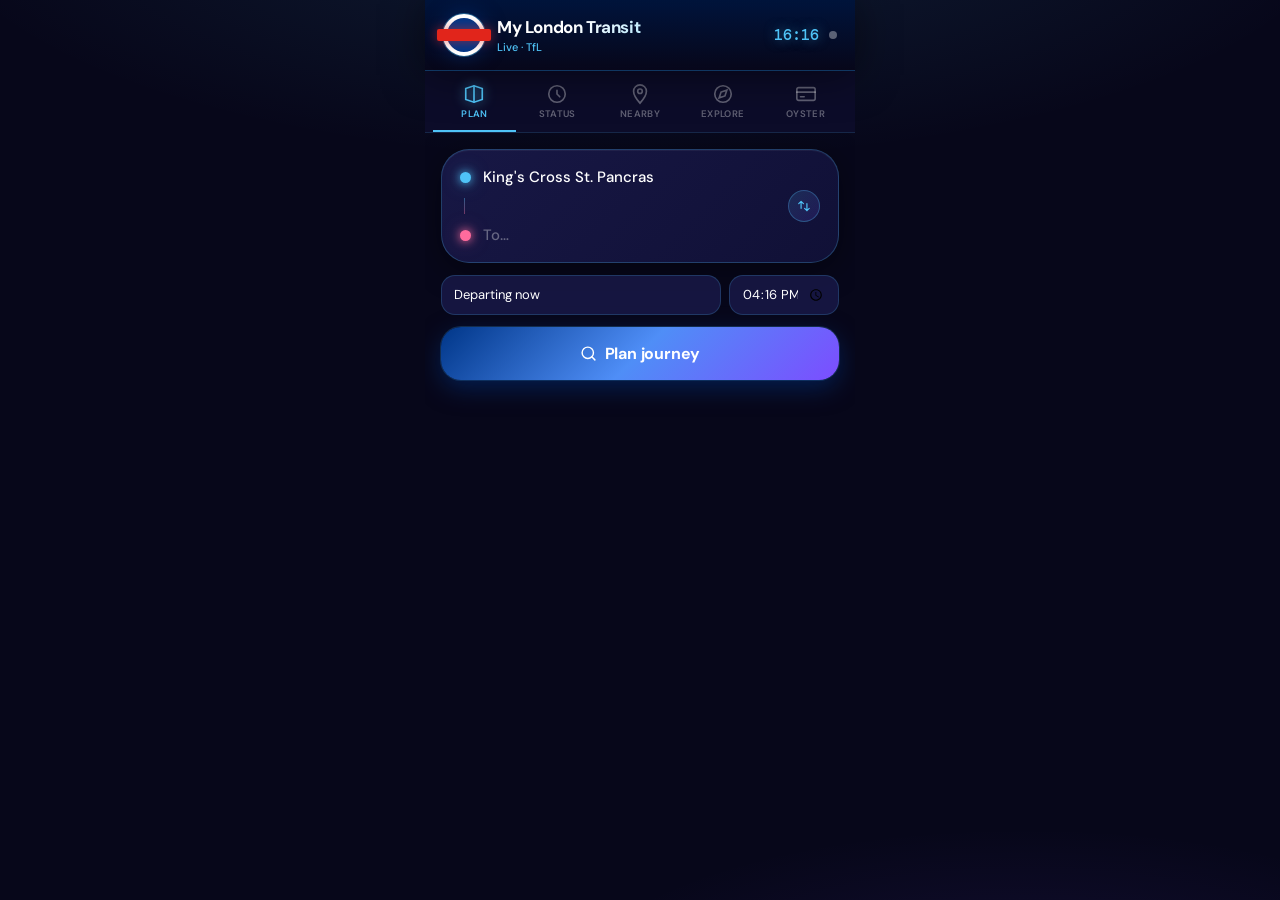
<file: index.html>
<!DOCTYPE html>
<html lang="en">
<head>
  <meta charset="UTF-8"/>
  <meta name="viewport" content="width=device-width,initial-scale=1,viewport-fit=cover"/>
  <meta name="apple-mobile-web-app-capable" content="yes"/>
  <meta name="apple-mobile-web-app-status-bar-style" content="black-translucent"/>
  <meta name="apple-mobile-web-app-title" content="My Transit"/>
  <meta name="theme-color" content="#0a0a14"/>
  <title>My London Transit</title>
  <link rel="manifest" href="manifest.json"/>
  <link rel="apple-touch-icon" href="icons/icon-192.png"/>
  <link rel="preconnect" href="https://fonts.googleapis.com"/>
  <link rel="preconnect" href="https://fonts.gstatic.com" crossorigin/>
  <link href="https://fonts.googleapis.com/css2?family=DM+Sans:opsz,wght@9..40,300;9..40,400;9..40,500;9..40,600&family=DM+Mono:wght@400;500&display=swap" rel="stylesheet"/>
  <link rel="stylesheet" href="css/app.css"/>
</head>
<body>
<div id="app">

  <header class="app-header">
    <div class="header-inner">
      <div class="roundel"><div class="roundel-bar"></div></div>
      <div class="header-text">
        <h1>My London Transit</h1>
        <p class="header-sub" id="header-sub">Live · TfL</p>
      </div>
      <div class="header-right">
        <span class="clock" id="clock">--:--</span>
        <div class="api-dot" id="api-dot" title="TfL API"></div>
      </div>
    </div>
  </header>

  <nav class="tab-nav">
    <button class="tab-btn active" onclick="App.tab('plan',this)">
      <svg viewBox="0 0 24 24" fill="none" stroke="currentColor" stroke-width="1.8" stroke-linecap="round"><path d="M3 6l9-3 9 3v12l-9 3-9-3z"/><path d="M12 3v18"/></svg>Plan
    </button>
    <button class="tab-btn" onclick="App.tab('status',this)">
      <svg viewBox="0 0 24 24" fill="none" stroke="currentColor" stroke-width="1.8" stroke-linecap="round"><circle cx="12" cy="12" r="9"/><path d="M12 8v4l3 3"/></svg>Status
    </button>
    <button class="tab-btn" onclick="App.tab('nearby',this)">
      <svg viewBox="0 0 24 24" fill="none" stroke="currentColor" stroke-width="1.8" stroke-linecap="round"><path d="M12 2C8.13 2 5 5.13 5 9c0 5.25 7 13 7 13s7-7.75 7-13c0-3.87-3.13-7-7-7z"/><circle cx="12" cy="9" r="2.5"/></svg>Nearby
    </button>
    <button class="tab-btn" onclick="App.tab('explore',this)">
      <svg viewBox="0 0 24 24" fill="none" stroke="currentColor" stroke-width="1.8" stroke-linecap="round"><circle cx="12" cy="12" r="9"/><path d="M16.24 7.76l-2.12 6.36-6.36 2.12 2.12-6.36 6.36-2.12z"/></svg>Explore
    </button>
    <button class="tab-btn" onclick="App.tab('oyster',this)">
      <svg viewBox="0 0 24 24" fill="none" stroke="currentColor" stroke-width="1.8" stroke-linecap="round"><rect x="2" y="5" width="20" height="14" rx="2"/><path d="M2 10h20M6 15h4"/></svg>Oyster
    </button>
  </nav>

  <main class="panels">

    <!-- ══ PLAN ══ -->
    <section class="panel active" id="panel-plan">
      <div class="search-card">
        <div class="search-row">
          <div class="search-dot origin-dot"></div>
          <input id="from-input" class="search-input" placeholder="From…" value="King's Cross St. Pancras" autocomplete="off"/>
        </div>
        <div class="search-divider">
          <div class="search-line"></div>
          <button class="swap-btn" onclick="App.swap()" aria-label="Swap">
            <svg viewBox="0 0 24 24" fill="none" stroke="currentColor" stroke-width="2" stroke-linecap="round" width="14" height="14"><path d="M7 16V4m0 0L3 8m4-4l4 4M17 8v12m0 0l4-4m-4 4l-4-4"/></svg>
          </button>
        </div>
        <div class="search-row">
          <div class="search-dot dest-dot"></div>
          <input id="to-input" class="search-input" placeholder="To…" autocomplete="off"/>
        </div>
      </div>
      <div class="time-row">
        <select id="time-type" class="time-select">
          <option value="departing">Departing now</option>
          <option value="arriving">Arriving by</option>
        </select>
        <input type="time" id="time-val" class="time-input" value=""/>
      </div>
      <button class="plan-btn" onclick="App.plan()">
        <svg viewBox="0 0 24 24" fill="none" stroke="currentColor" stroke-width="2" stroke-linecap="round" width="17" height="17"><circle cx="11" cy="11" r="8"/><path d="m21 21-4.35-4.35"/></svg>
        Plan journey
      </button>
      <div id="plan-loading" class="loading-state" style="display:none"><div class="spinner"></div><p>Finding routes…</p></div>
      <div id="plan-error" class="error-state" style="display:none"></div>
      <div id="route-results"></div>
      <div id="step-view" style="display:none"></div>
    </section>

    <!-- ══ STATUS ══ -->
    <section class="panel" id="panel-status">
      <div class="filter-row">
        <button class="fpill active" onclick="App.filterStatus('all',this)">All</button>
        <button class="fpill" onclick="App.filterStatus('good',this)">Good service</button>
        <button class="fpill" onclick="App.filterStatus('issues',this)">Issues</button>
      </div>
      <div id="status-loading" class="loading-state"><div class="spinner"></div><p>Loading live status…</p></div>
      <div id="status-list"></div>
    </section>

    <!-- ══ NEARBY ══ -->
    <section class="panel" id="panel-nearby">
      <div id="nearby-loading" class="loading-state"><div class="spinner"></div><p>Locating you…</p></div>
      <div id="nearby-list"></div>
    </section>

    <!-- ══ EXPLORE ══ -->
    <section class="panel" id="panel-explore">
      <div class="explore-hero">
        <h2 class="explore-title">Family London</h2>
        <p class="explore-sub">Sights, activities &amp; day trips</p>
      </div>

      <div class="filter-row">
        <button class="fpill active" onclick="App.filterExplore('all',this)">All</button>
        <button class="fpill" onclick="App.filterExplore('free',this)">Free</button>
        <button class="fpill" onclick="App.filterExplore('museum',this)">Museums</button>
        <button class="fpill" onclick="App.filterExplore('outdoor',this)">Outdoor</button>
        <button class="fpill" onclick="App.filterExplore('attraction',this)">Attractions</button>
        <button class="fpill" onclick="App.filterExplore('show',this)">Shows</button>
      </div>

      <div id="explore-grid" class="explore-grid"></div>
    </section>

    <!-- ══ OYSTER ══ -->
    <section class="panel" id="panel-oyster">
      <div class="oyster-card">
        <div class="oyster-header">
          <div>
            <p class="oyster-label">OYSTER CARD</p>
            <p class="oyster-balance">£12.40</p>
            <p class="oyster-note">Auto top-up active · £20 trigger</p>
          </div>
          <div class="oyster-chip"><div class="chip-inner"></div></div>
        </div>
        <div class="oyster-meta"><span>•••• 7842</span><span>Zones 1–2</span></div>
        <button class="topup-btn" onclick="alert('Connect your TfL account in js/config.js to top up live.')">Top up now</button>
      </div>
      <div class="stats-row">
        <div class="stat-card"><div class="stat-val">14</div><div class="stat-lbl">Journeys</div></div>
        <div class="stat-card"><div class="stat-val">£18.70</div><div class="stat-lbl">Spent</div></div>
        <div class="stat-card"><div class="stat-val">£3.90</div><div class="stat-lbl">Cap left</div></div>
      </div>
      <p class="section-label">Recent journeys</p>
      <div class="journey-list">
        <div class="journey-item">
          <div class="ji-icon tube-ic"><svg viewBox="0 0 24 24" fill="none" stroke="currentColor" stroke-width="1.8" stroke-linecap="round" width="17" height="17"><rect x="4" y="3" width="16" height="14" rx="2"/><path d="M4 11h16M8 17l-2 4M16 17l2 4"/></svg></div>
          <div class="ji-detail"><p class="ji-route">King's Cross → Paddington</p><p class="ji-meta">Today 11:32 · Elizabeth line</p></div>
          <span class="ji-cost">£3.10</span>
        </div>
        <div class="journey-item">
          <div class="ji-icon bus-ic"><svg viewBox="0 0 24 24" fill="none" stroke="currentColor" stroke-width="1.8" stroke-linecap="round" width="17" height="17"><rect x="2" y="5" width="20" height="13" rx="2"/><path d="M2 10h20M7 19v1M17 19v1"/></svg></div>
          <div class="ji-detail"><p class="ji-route">Bus 30 · Hackney Wick</p><p class="ji-meta">Today 09:15</p></div>
          <span class="ji-cost">£1.75</span>
        </div>
        <div class="journey-item">
          <div class="ji-icon tube-ic"><svg viewBox="0 0 24 24" fill="none" stroke="currentColor" stroke-width="1.8" stroke-linecap="round" width="17" height="17"><rect x="4" y="3" width="16" height="14" rx="2"/><path d="M4 11h16M8 17l-2 4M16 17l2 4"/></svg></div>
          <div class="ji-detail"><p class="ji-route">Paddington → Canary Wharf</p><p class="ji-meta">Yesterday 17:48 · Elizabeth line</p></div>
          <span class="ji-cost">£2.80</span>
        </div>
      </div>
      <p style="text-align:center;font-size:11px;color:var(--text3);margin-top:16px;padding:0 16px;line-height:1.6">Live balance &amp; journey history requires a TfL account API key set in <code>js/config.js</code>.</p>
    </section>

  </main>
</div>

<script src="js/config.js"></script>
<script src="js/explore-data.js"></script>
<script src="js/tfl.js"></script>
<script src="js/app.js"></script>
<script>
  if ('serviceWorker' in navigator) {
    window.addEventListener('load', () => navigator.serviceWorker.register('sw.js').catch(() => {}));
  }
</script>
</body>
</html>
</file>
<file: css/app.css>
*,*::before,*::after{box-sizing:border-box;margin:0;padding:0}

:root {
  --bg:#07071a;
  --bg2:#0d0d2b;
  --bg3:#12123a;
  --bg4:#1a1a4a;
  --border:rgba(255,255,255,0.08);
  --border2:rgba(255,255,255,0.15);
  --text:#ffffff;
  --text2:rgba(255,255,255,0.65);
  --text3:rgba(255,255,255,0.35);
  --accent:#4fc3f7;
  --accent2:#7c4dff;
  --accent3:#ff6b9d;
  --tfl:#003688;
  --red:#e1251b;
  --good:#00e676;
  --warn:#ffab40;
  --bad:#ff5252;
  --font:'DM Sans',sans-serif;
  --mono:'DM Mono',monospace;
  --r:14px;--r2:20px;--r3:28px;
  --st:env(safe-area-inset-top,0px);
  --sb:env(safe-area-inset-bottom,0px)
}

html{background:var(--bg)}
body{
  font-family:var(--font);
  background:var(--bg);
  color:var(--text);
  min-height:100dvh;
  -webkit-font-smoothing:antialiased;
  overscroll-behavior:none;
  background-image:
    radial-gradient(ellipse 80% 40% at 50% -10%, rgba(76,195,247,0.12) 0%, transparent 70%),
    radial-gradient(ellipse 60% 30% at 80% 110%, rgba(124,77,255,0.10) 0%, transparent 60%)
}
button,input,select{font-family:var(--font);cursor:pointer}
code{font-family:var(--mono);font-size:.85em;background:rgba(255,255,255,.08);padding:2px 6px;border-radius:4px}

#app{display:flex;flex-direction:column;min-height:100dvh;max-width:430px;margin:0 auto}

/* ══ HEADER ══ */
.app-header{
  background:linear-gradient(180deg,rgba(0,20,60,0.98) 0%,rgba(7,7,26,0.95) 100%);
  backdrop-filter:blur(30px);-webkit-backdrop-filter:blur(30px);
  border-bottom:1px solid rgba(79,195,247,0.2);
  padding-top:calc(var(--st) + 14px);padding-bottom:14px;
  position:sticky;top:0;z-index:100;
  box-shadow:0 4px 40px rgba(0,0,0,0.5)
}
.header-inner{display:flex;align-items:center;gap:12px;padding:0 18px}

/* Roundel */
.roundel{
  width:42px;height:42px;border-radius:50%;
  background:var(--tfl);
  border:4px solid #fff;
  position:relative;display:flex;align-items:center;justify-content:center;
  flex-shrink:0;
  box-shadow:0 0 0 1px rgba(79,195,247,0.4), 0 0 20px rgba(0,54,136,0.6)
}
.roundel-bar{position:absolute;width:54px;height:12px;background:var(--red);border-radius:2px;box-shadow:0 0 12px rgba(225,37,27,0.6)}

.header-text{flex:1}
.header-text h1{font-size:17px;font-weight:700;letter-spacing:-.4px;background:linear-gradient(135deg,#fff 30%,var(--accent));-webkit-background-clip:text;-webkit-text-fill-color:transparent;background-clip:text}
.header-sub{font-size:11px;color:var(--accent);margin-top:2px;font-weight:500}
.header-right{display:flex;align-items:center;gap:10px}
.clock{font-family:var(--mono);font-size:15px;font-weight:500;color:var(--accent);text-shadow:0 0 12px rgba(79,195,247,0.5)}
.api-dot{width:8px;height:8px;border-radius:50%;background:var(--text3);transition:all .3s}
.api-dot.live{background:var(--good);box-shadow:0 0 8px var(--good),0 0 16px rgba(0,230,118,0.4)}
.api-dot.error{background:var(--bad)}

/* ══ TAB NAV ══ */
.tab-nav{
  display:flex;
  background:rgba(13,13,43,0.95);
  backdrop-filter:blur(20px);-webkit-backdrop-filter:blur(20px);
  border-bottom:1px solid rgba(79,195,247,0.15);
  position:sticky;top:calc(var(--st) + 70px);z-index:90;
  padding:4px 8px 0
}
.tab-btn{
  flex:1;display:flex;flex-direction:column;align-items:center;gap:3px;
  padding:8px 4px 10px;background:transparent;border:none;border-bottom:2px solid transparent;
  color:var(--text3);font-size:9.5px;font-weight:600;letter-spacing:.04em;
  transition:all .2s;-webkit-tap-highlight-color:transparent;
  text-transform:uppercase
}
.tab-btn svg{width:22px;height:22px;transition:filter .2s}
.tab-btn.active{color:var(--accent);border-bottom-color:var(--accent)}
.tab-btn.active svg{filter:drop-shadow(0 0 6px rgba(79,195,247,0.8))}

/* ══ PANELS ══ */
.panels{flex:1;overflow-y:auto;-webkit-overflow-scrolling:touch}
.panel{display:none;padding:16px 16px calc(var(--sb) + 90px)}
.panel.active{display:block}

.section-label{font-size:11px;font-weight:700;color:var(--accent);text-transform:uppercase;letter-spacing:.12em;margin-bottom:10px;margin-top:4px}

/* ══ UTILITIES ══ */
.loading-state{display:flex;flex-direction:column;align-items:center;gap:14px;padding:50px 0;color:var(--text3);font-size:14px}
.spinner{width:32px;height:32px;border:2px solid rgba(79,195,247,0.2);border-top-color:var(--accent);border-radius:50%;animation:spin .7s linear infinite}
@keyframes spin{to{transform:rotate(360deg)}}
.error-state{background:rgba(255,82,82,0.1);border:1px solid rgba(255,82,82,0.3);border-radius:var(--r);padding:14px;font-size:13px;color:var(--bad);margin-bottom:12px;line-height:1.5}

@keyframes fadeUp{from{opacity:0;transform:translateY(10px)}to{opacity:1;transform:none}}
@keyframes glow{0%,100%{box-shadow:0 0 20px rgba(79,195,247,0.2)}50%{box-shadow:0 0 30px rgba(79,195,247,0.4)}}

/* ══ PLAN TAB ══ */
.search-card{
  background:linear-gradient(135deg,rgba(26,26,74,0.9),rgba(18,18,58,0.9));
  border:1px solid rgba(79,195,247,0.25);
  border-radius:var(--r3);
  padding:6px 0;margin-bottom:12px;
  box-shadow:0 8px 32px rgba(0,0,0,0.4),inset 0 1px 0 rgba(255,255,255,0.05);
  animation:glow 3s ease infinite
}
.search-row{display:flex;align-items:center;gap:12px;padding:11px 18px}
.search-dot{width:11px;height:11px;border-radius:50%;flex-shrink:0}
.origin-dot{background:var(--accent);box-shadow:0 0 10px var(--accent),0 0 20px rgba(79,195,247,0.4)}
.dest-dot{background:var(--accent3);box-shadow:0 0 10px var(--accent3),0 0 20px rgba(255,107,157,0.4)}
.search-input{flex:1;background:transparent;border:none;outline:none;font-size:15px;font-weight:500;color:var(--text);caret-color:var(--accent)}
.search-input::placeholder{color:var(--text3)}
.search-divider{display:flex;align-items:center;padding:0 18px;position:relative;height:16px}
.search-line{position:absolute;left:22px;width:1px;top:0;height:100%;background:linear-gradient(180deg,var(--accent),var(--accent3));opacity:.4}
.swap-btn{
  margin-left:auto;
  background:linear-gradient(135deg,rgba(79,195,247,0.15),rgba(124,77,255,0.15));
  border:1px solid rgba(79,195,247,0.3);
  border-radius:50%;width:32px;height:32px;
  display:flex;align-items:center;justify-content:center;
  color:var(--accent);-webkit-tap-highlight-color:transparent;transition:all .2s
}
.swap-btn:active{background:rgba(79,195,247,0.3);transform:rotate(180deg)}

.time-row{display:flex;gap:8px;margin-bottom:12px}
.time-select,.time-input{
  background:rgba(26,26,74,0.8);
  border:1px solid rgba(79,195,247,0.2);
  border-radius:var(--r);
  color:var(--text);font-size:13px;padding:9px 12px;outline:none;
  -webkit-appearance:none
}
.time-select{flex:1}.time-input{width:110px}

.plan-btn{
  width:100%;
  background:linear-gradient(135deg,#003688 0%,#4f8ef7 50%,#7c4dff 100%);
  color:#fff;border:none;border-radius:var(--r2);padding:16px;
  font-size:16px;font-weight:700;letter-spacing:-.2px;
  display:flex;align-items:center;justify-content:center;gap:8px;
  margin-bottom:18px;
  -webkit-tap-highlight-color:transparent;
  transition:all .2s;
  box-shadow:0 8px 24px rgba(0,54,136,0.5),0 0 0 1px rgba(79,195,247,0.2)
}
.plan-btn:active{transform:scale(.97);box-shadow:0 4px 12px rgba(0,54,136,0.4)}

/* ══ ROUTE CARDS ══ */
.route-card{
  background:linear-gradient(135deg,rgba(18,18,58,0.95),rgba(26,26,74,0.95));
  border:1px solid rgba(79,195,247,0.2);
  border-radius:var(--r2);padding:16px 18px;margin-bottom:12px;cursor:pointer;
  -webkit-tap-highlight-color:transparent;transition:all .2s;
  animation:fadeUp .3s ease both;
  box-shadow:0 4px 20px rgba(0,0,0,0.3)
}
.route-card.best{
  border-color:var(--accent);
  box-shadow:0 0 0 1px rgba(79,195,247,0.3),0 8px 32px rgba(79,195,247,0.15)
}
.route-card:active{transform:scale(.98)}
.route-card:nth-child(2){animation-delay:.06s}
.route-card:nth-child(3){animation-delay:.12s}

.route-top{display:flex;justify-content:space-between;align-items:flex-start;margin-bottom:12px}
.route-mins{font-size:28px;font-weight:700;letter-spacing:-.8px;background:linear-gradient(135deg,#fff,var(--accent));-webkit-background-clip:text;-webkit-text-fill-color:transparent;background-clip:text}
.route-arrive{font-size:12px;color:var(--text2);margin-top:3px}
.best-badge{
  background:linear-gradient(135deg,var(--accent),var(--accent2));
  color:#fff;font-size:10px;font-weight:700;padding:4px 10px;
  border-radius:20px;letter-spacing:.04em;text-transform:uppercase;
  box-shadow:0 4px 12px rgba(79,195,247,0.3)
}
.route-legs{display:flex;align-items:center;flex-wrap:wrap;gap:6px}
.leg-pill{padding:5px 11px;border-radius:20px;font-size:11px;font-weight:700;color:#fff;letter-spacing:.02em;box-shadow:0 2px 8px rgba(0,0,0,0.3)}
.leg-walk{background:rgba(255,255,255,0.08);color:var(--text2);border:1px solid rgba(255,255,255,0.15)}
.leg-sep{font-size:11px;color:var(--text3)}
.route-eco{font-size:12px;color:var(--good);margin-top:10px;display:flex;align-items:center;gap:4px;font-weight:500}

/* ══ STEP VIEW ══ */
.steps-back{
  background:rgba(79,195,247,0.08);border:1px solid rgba(79,195,247,0.2);
  border-radius:var(--r);padding:9px 16px;font-size:13px;font-weight:500;
  color:var(--accent);display:flex;align-items:center;gap:6px;margin-bottom:18px
}
.step-row{display:flex;gap:14px;animation:fadeUp .2s ease both}
.step-line-col{display:flex;flex-direction:column;align-items:center;width:14px}
.step-node{width:14px;height:14px;border-radius:50%;flex-shrink:0;margin-top:2px}
.step-track{flex:1;width:2px;min-height:30px;margin:3px 0;border-radius:1px;opacity:.5}
.step-body{flex:1;padding-bottom:20px}
.step-action{font-size:14px;font-weight:600;color:var(--text)}
.step-detail{font-size:12px;color:var(--text2);margin-top:3px;line-height:1.5}
.step-dur{display:inline-block;margin-top:6px;background:rgba(79,195,247,0.1);border:1px solid rgba(79,195,247,0.2);padding:3px 10px;border-radius:20px;font-size:11px;color:var(--accent);font-family:var(--mono)}

/* ══ FILTER PILLS ══ */
.filter-row{display:flex;gap:7px;margin-bottom:16px;overflow-x:auto;-webkit-overflow-scrolling:touch;scrollbar-width:none;padding-bottom:2px}
.filter-row::-webkit-scrollbar{display:none}
.fpill{
  flex-shrink:0;padding:7px 16px;border-radius:20px;font-size:12px;font-weight:600;
  background:rgba(255,255,255,0.05);border:1px solid rgba(255,255,255,0.12);
  color:var(--text2);-webkit-tap-highlight-color:transparent;transition:all .2s;
  text-transform:uppercase;letter-spacing:.04em
}
.fpill.active{
  background:linear-gradient(135deg,var(--accent),var(--accent2));
  border-color:transparent;color:#fff;
  box-shadow:0 4px 16px rgba(79,195,247,0.35)
}

/* ══ STATUS TAB ══ */
.status-item{
  display:flex;align-items:center;gap:12px;
  background:linear-gradient(135deg,rgba(18,18,58,0.9),rgba(26,26,74,0.8));
  border:1px solid rgba(255,255,255,0.08);
  border-radius:var(--r2);padding:13px 16px;margin-bottom:8px;
  animation:fadeUp .2s ease both;
  transition:border-color .2s
}
.status-item:hover{border-color:rgba(79,195,247,0.2)}
.line-swatch{width:6px;height:40px;border-radius:4px;flex-shrink:0}
.line-info{flex:1;min-width:0}
.line-name{font-size:14px;font-weight:600;white-space:nowrap;overflow:hidden;text-overflow:ellipsis}
.line-desc{font-size:11px;margin-top:3px;font-weight:500}
.sg{color:var(--good)}.sm{color:var(--warn)}.ss{color:var(--bad)}
.status-indicator{width:10px;height:10px;border-radius:50%;flex-shrink:0}

/* ══ NEARBY TAB ══ */
.nearby-card{
  background:linear-gradient(135deg,rgba(18,18,58,0.9),rgba(26,26,74,0.8));
  border:1px solid rgba(79,195,247,0.18);
  border-radius:var(--r2);padding:16px;margin-bottom:12px;
  animation:fadeUp .25s ease both;
  box-shadow:0 4px 24px rgba(0,0,0,0.3)
}
.nearby-header{display:flex;align-items:center;gap:12px;margin-bottom:12px}
.nearby-icon{width:40px;height:40px;border-radius:var(--r);display:flex;align-items:center;justify-content:center;flex-shrink:0;font-size:20px}
.nearby-name{font-size:15px;font-weight:600;line-height:1.3}
.nearby-dist{font-size:11px;color:var(--accent);margin-top:2px;font-weight:500}
.dep-row{display:flex;align-items:center;justify-content:space-between;padding:9px 0;border-top:1px solid rgba(255,255,255,0.07)}
.dep-dest{font-size:13px;color:var(--text2)}
.dep-time{font-size:13px;font-weight:700;font-family:var(--mono)}
.dep-due{color:var(--bad);text-shadow:0 0 8px rgba(255,82,82,0.5)}
.dep-soon{color:var(--warn)}
.dep-ok{color:var(--good)}

/* ══════════════════════════════════
   EXPLORE TAB — VIBRANT
══════════════════════════════════ */
.explore-hero{
  border-radius:var(--r3);padding:24px 22px;margin-bottom:16px;
  position:relative;overflow:hidden;
  background:linear-gradient(135deg,#003688 0%,#1565c0 35%,#4a148c 70%,#880e4f 100%);
  box-shadow:0 8px 40px rgba(0,54,136,0.5)
}
.explore-hero::before{content:'🏙️';font-size:100px;position:absolute;right:-15px;bottom:-15px;opacity:.18;transform:rotate(-8deg)}
.explore-hero::after{content:'';position:absolute;inset:0;background:linear-gradient(135deg,rgba(79,195,247,0.1),transparent);pointer-events:none}
.explore-title{font-size:26px;font-weight:800;letter-spacing:-.6px;color:#fff;position:relative}
.explore-sub{font-size:14px;color:rgba(255,255,255,0.7);margin-top:5px;position:relative;font-weight:500}

.explore-grid{display:flex;flex-direction:column;gap:14px}

.explore-card{
  background:linear-gradient(160deg,rgba(18,18,58,0.97),rgba(26,26,74,0.95));
  border:1px solid rgba(255,255,255,0.1);
  border-radius:var(--r2);overflow:hidden;cursor:pointer;
  -webkit-tap-highlight-color:transparent;transition:all .25s;
  animation:fadeUp .22s ease both;
  box-shadow:0 4px 24px rgba(0,0,0,0.4)
}
.explore-card:active{transform:scale(.98)}

.explore-img-placeholder{
  width:100%;height:120px;
  display:flex;align-items:center;justify-content:center;font-size:60px;
  position:relative;overflow:hidden
}
/* Each category gets a distinct vibrant gradient */
.explore-card[data-cat*="museum"] .explore-img-placeholder{background:linear-gradient(135deg,#1a237e,#283593,#3949ab)}
.explore-card[data-cat*="outdoor"] .explore-img-placeholder{background:linear-gradient(135deg,#1b5e20,#2e7d32,#388e3c)}
.explore-card[data-cat*="attraction"] .explore-img-placeholder{background:linear-gradient(135deg,#b71c1c,#c62828,#d32f2f)}
.explore-card[data-cat*="show"] .explore-img-placeholder{background:linear-gradient(135deg,#4a148c,#6a1b9a,#7b1fa2)}
.explore-card[data-cat*="free"] .explore-img-placeholder{background:linear-gradient(135deg,#004d40,#00695c,#00796b)}

.explore-body{padding:15px 16px 14px}
.explore-name{font-size:16px;font-weight:700;letter-spacing:-.3px;line-height:1.3;color:var(--text)}
.explore-badges{display:flex;gap:6px;flex-wrap:wrap;margin-top:8px}
.badge{padding:4px 10px;border-radius:20px;font-size:10px;font-weight:700;flex-shrink:0;text-transform:uppercase;letter-spacing:.05em}
.badge-free{background:rgba(0,230,118,0.15);color:var(--good);border:1px solid rgba(0,230,118,0.35)}
.badge-paid{background:rgba(79,195,247,0.12);color:var(--accent);border:1px solid rgba(79,195,247,0.3)}
.badge-age{background:rgba(255,171,64,0.12);color:var(--warn);border:1px solid rgba(255,171,64,0.3)}
.explore-desc{font-size:13px;color:var(--text2);line-height:1.6;margin-top:10px}
.explore-tip{font-size:12px;color:var(--accent);margin-top:8px;line-height:1.5;font-weight:500}
.explore-meta{display:flex;gap:14px;flex-wrap:wrap;margin-top:10px}
.explore-meta-item{font-size:11px;color:var(--text3);display:flex;align-items:center;gap:4px;font-weight:500}

.explore-footer{
  display:flex;align-items:center;justify-content:space-between;
  padding:11px 16px;
  border-top:1px solid rgba(255,255,255,0.07);
  background:rgba(0,0,0,0.2)
}
.explore-tube{display:flex;align-items:center;gap:6px;font-size:11px;color:var(--text2);font-weight:500}
.tube-dot{width:9px;height:9px;border-radius:50%;display:inline-block;flex-shrink:0}
.explore-plan-btn{
  background:linear-gradient(135deg,var(--accent),var(--accent2));
  border:none;border-radius:var(--r);
  padding:7px 16px;font-size:12px;font-weight:700;color:#fff;
  -webkit-tap-highlight-color:transparent;transition:all .2s;
  box-shadow:0 4px 12px rgba(79,195,247,0.3);
  text-transform:uppercase;letter-spacing:.04em
}
.explore-plan-btn:active{transform:scale(.95)}

/* ══ OYSTER TAB ══ */
.oyster-card{
  background:linear-gradient(135deg,#001440 0%,#003688 50%,#0d47a1 75%,#1565c0 100%);
  border-radius:var(--r2);padding:22px;margin-bottom:18px;
  position:relative;overflow:hidden;
  box-shadow:0 12px 40px rgba(0,54,136,0.5),0 0 0 1px rgba(79,195,247,0.2)
}
.oyster-card::before{content:'';position:absolute;top:-40px;right:-40px;width:160px;height:160px;border-radius:50%;background:rgba(79,195,247,0.08)}
.oyster-card::after{content:'';position:absolute;bottom:-30px;left:-30px;width:120px;height:120px;border-radius:50%;background:rgba(255,107,157,0.06)}
.oyster-header{display:flex;justify-content:space-between;align-items:flex-start;position:relative}
.oyster-label{font-size:10px;font-weight:800;letter-spacing:.18em;color:rgba(255,255,255,0.6);text-transform:uppercase}
.oyster-balance{font-size:40px;font-weight:300;color:#fff;margin-top:6px;letter-spacing:-1.5px;text-shadow:0 0 20px rgba(79,195,247,0.3)}
.oyster-note{font-size:11px;color:rgba(255,255,255,0.5);margin-top:4px;font-weight:500}
.oyster-chip{width:38px;height:28px;background:rgba(255,255,255,0.12);border-radius:5px;display:flex;align-items:center;justify-content:center;margin-top:4px;border:1px solid rgba(255,255,255,0.2)}
.chip-inner{width:24px;height:18px;border:2px solid rgba(255,255,255,0.35);border-radius:3px;background:rgba(255,255,255,0.06)}
.oyster-meta{display:flex;justify-content:space-between;margin-top:18px;font-size:12px;color:rgba(255,255,255,0.5);font-family:var(--mono);position:relative}
.topup-btn{
  width:100%;margin-top:16px;
  background:linear-gradient(135deg,var(--red),#ff4444);
  color:#fff;border:none;border-radius:var(--r);padding:13px;
  font-size:14px;font-weight:700;letter-spacing:-.1px;
  box-shadow:0 6px 20px rgba(225,37,27,0.4);transition:all .2s
}
.topup-btn:active{transform:scale(.97)}

.stats-row{display:grid;grid-template-columns:repeat(3,1fr);gap:10px;margin-bottom:20px}
.stat-card{
  background:linear-gradient(135deg,rgba(26,26,74,0.9),rgba(18,18,58,0.9));
  border:1px solid rgba(79,195,247,0.15);border-radius:var(--r);padding:14px 10px;text-align:center;
  box-shadow:0 4px 16px rgba(0,0,0,0.3)
}
.stat-val{font-size:19px;font-weight:700;letter-spacing:-.4px;background:linear-gradient(135deg,#fff,var(--accent));-webkit-background-clip:text;-webkit-text-fill-color:transparent;background-clip:text}
.stat-lbl{font-size:10px;color:var(--text3);margin-top:4px;line-height:1.3;font-weight:600;text-transform:uppercase;letter-spacing:.05em}

.journey-list{display:flex;flex-direction:column;gap:3px}
.journey-item{
  display:flex;align-items:center;gap:12px;
  background:linear-gradient(135deg,rgba(18,18,58,0.9),rgba(26,26,74,0.8));
  border:1px solid rgba(255,255,255,0.07);border-radius:var(--r);padding:13px 15px;
  transition:border-color .2s
}
.journey-item:hover{border-color:rgba(79,195,247,0.2)}
.ji-icon{width:36px;height:36px;border-radius:11px;display:flex;align-items:center;justify-content:center;flex-shrink:0}
.tube-ic{background:linear-gradient(135deg,rgba(0,54,136,0.5),rgba(79,195,247,0.2));color:var(--accent)}
.bus-ic{background:linear-gradient(135deg,rgba(225,37,27,0.3),rgba(255,107,157,0.2));color:#ff6b9d}
.ji-detail{flex:1;min-width:0}
.ji-route{font-size:13px;font-weight:600;white-space:nowrap;overflow:hidden;text-overflow:ellipsis}
.ji-meta{font-size:11px;color:var(--text3);margin-top:2px;font-weight:500}
.ji-cost{font-size:14px;font-weight:700;font-family:var(--mono);color:var(--accent);flex-shrink:0}
</file>
